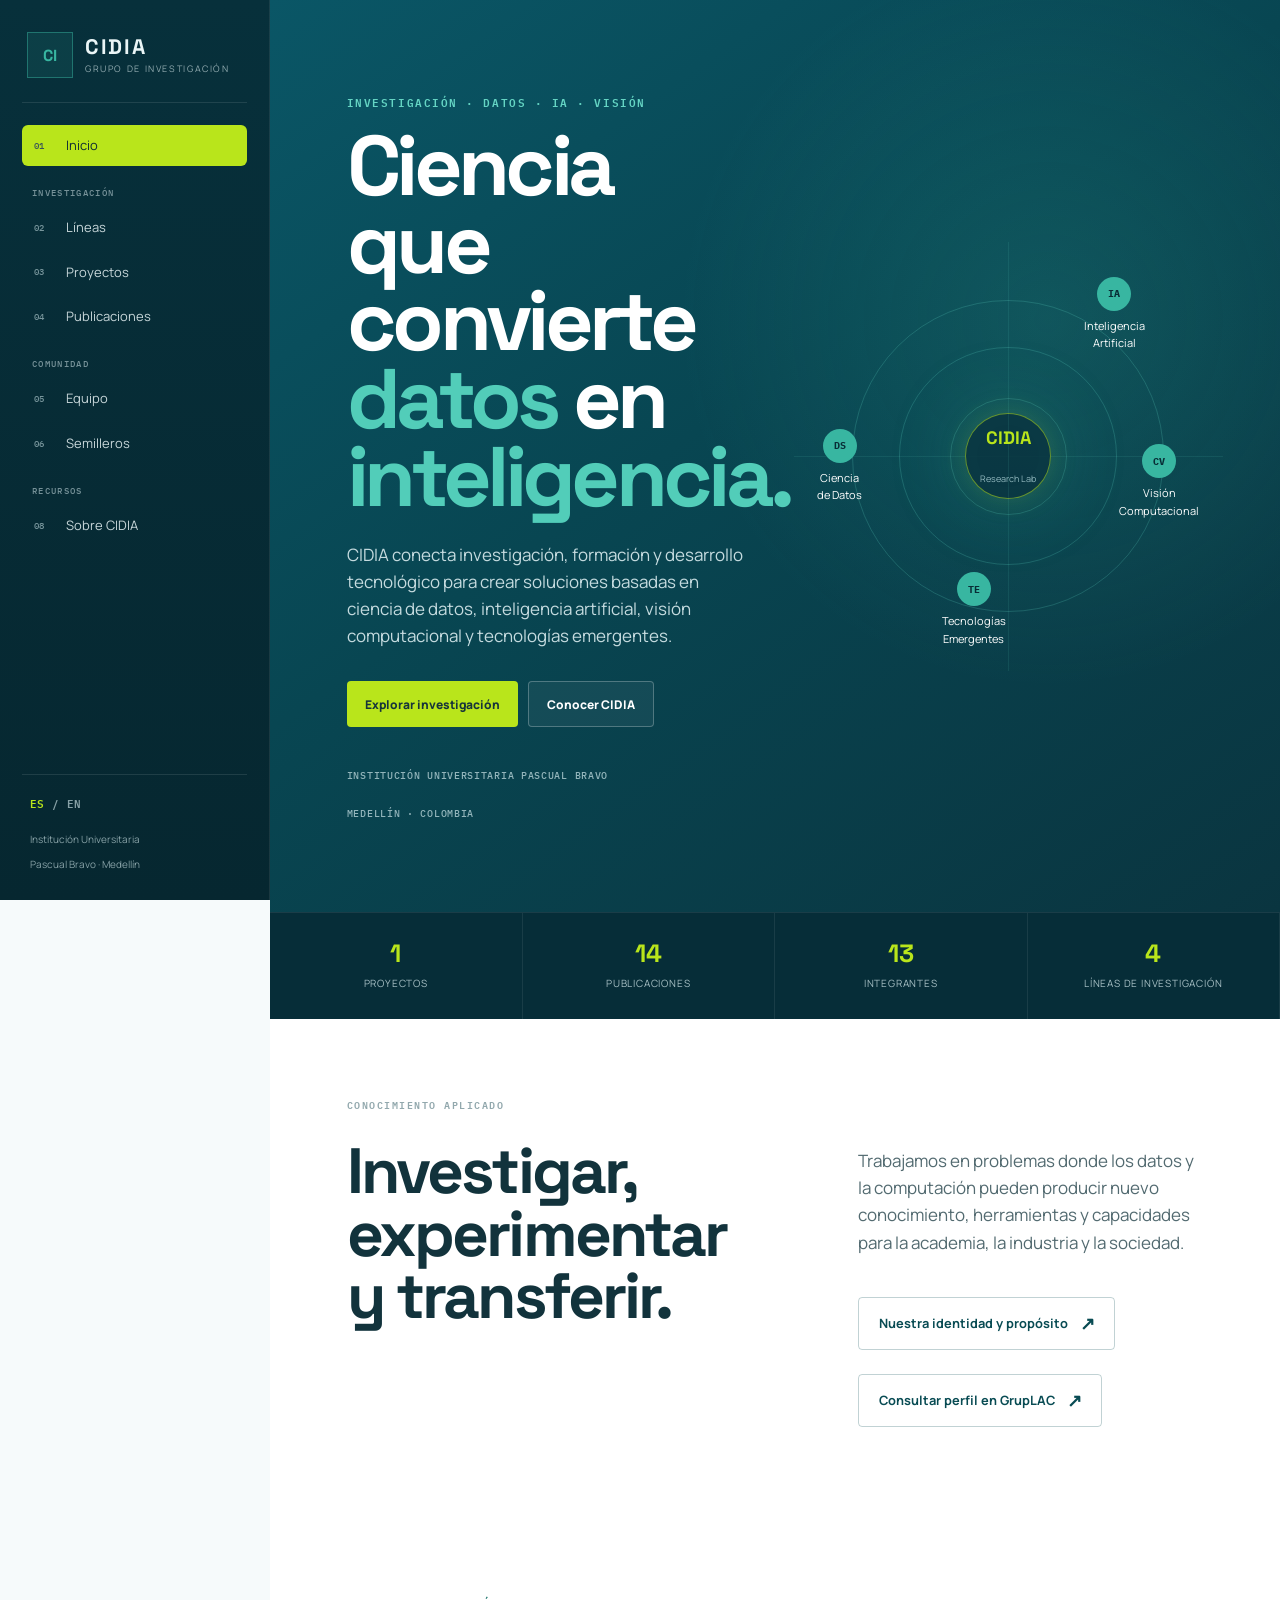
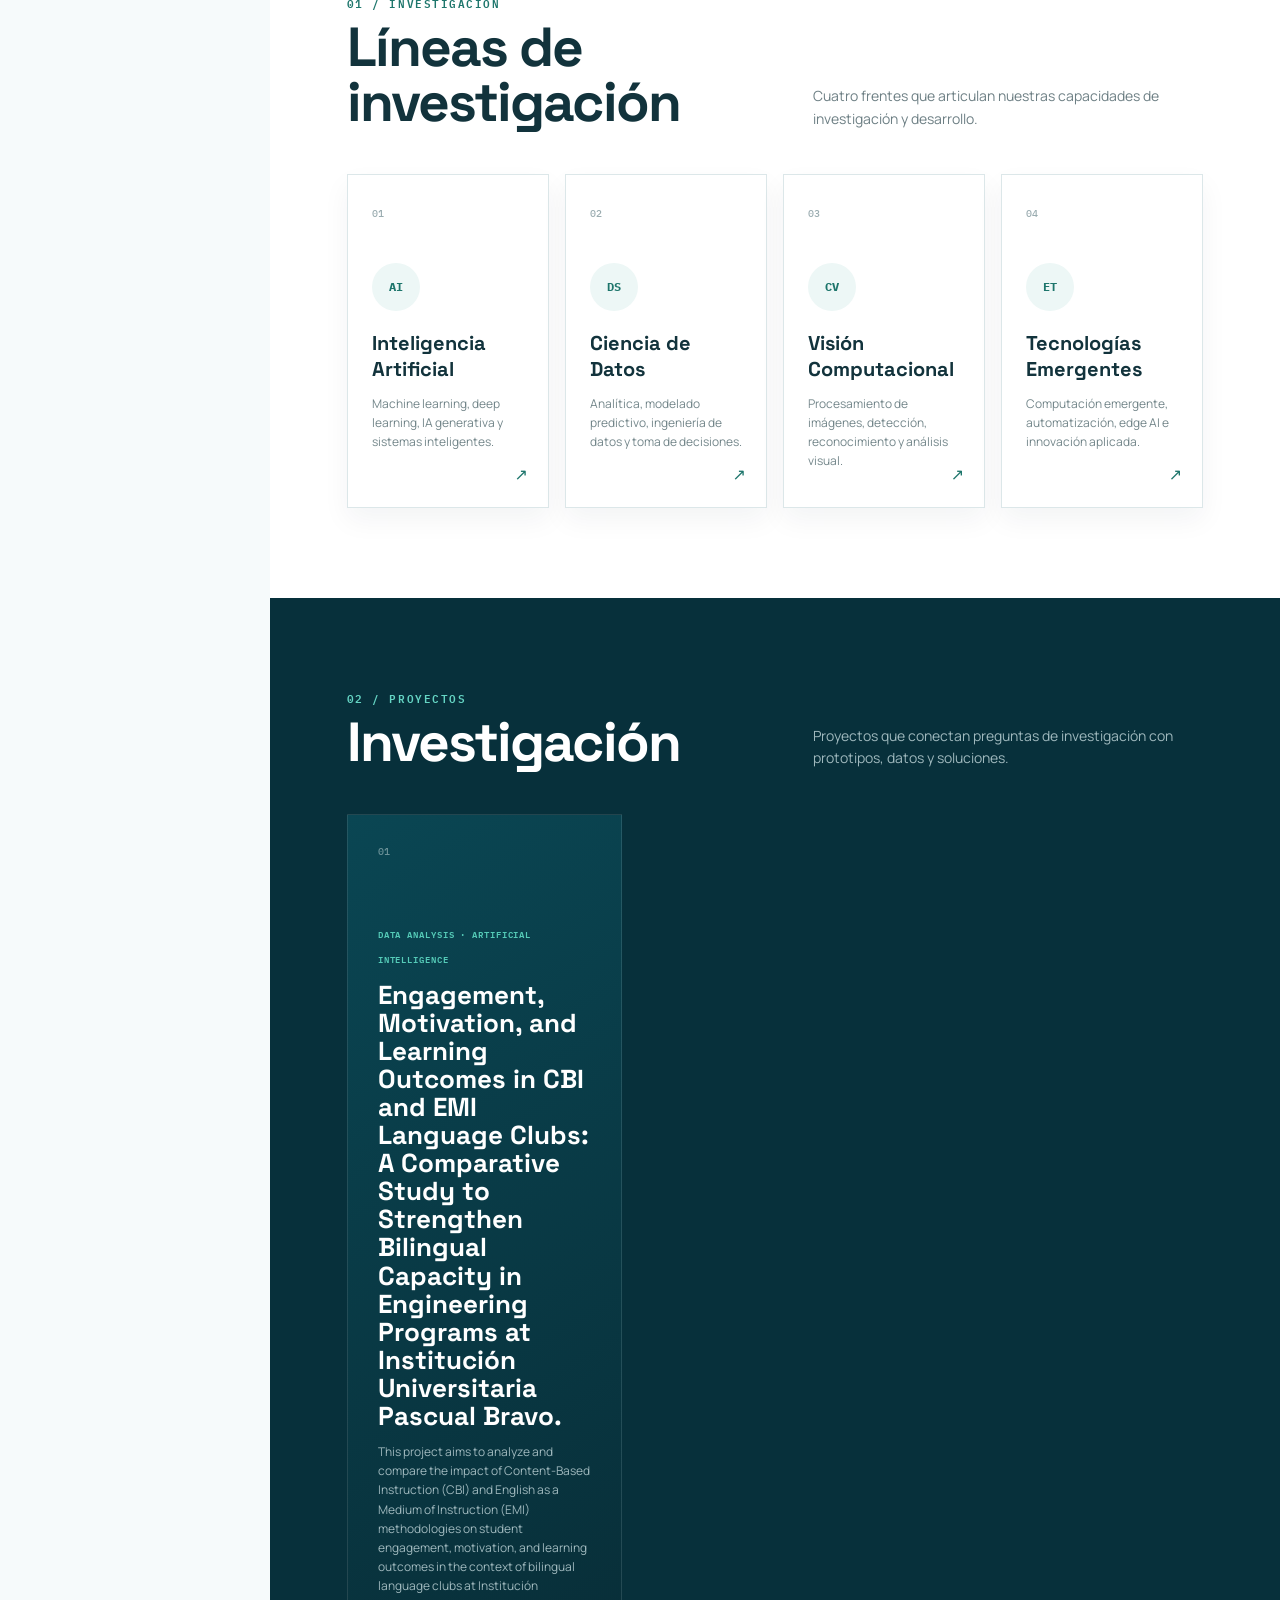
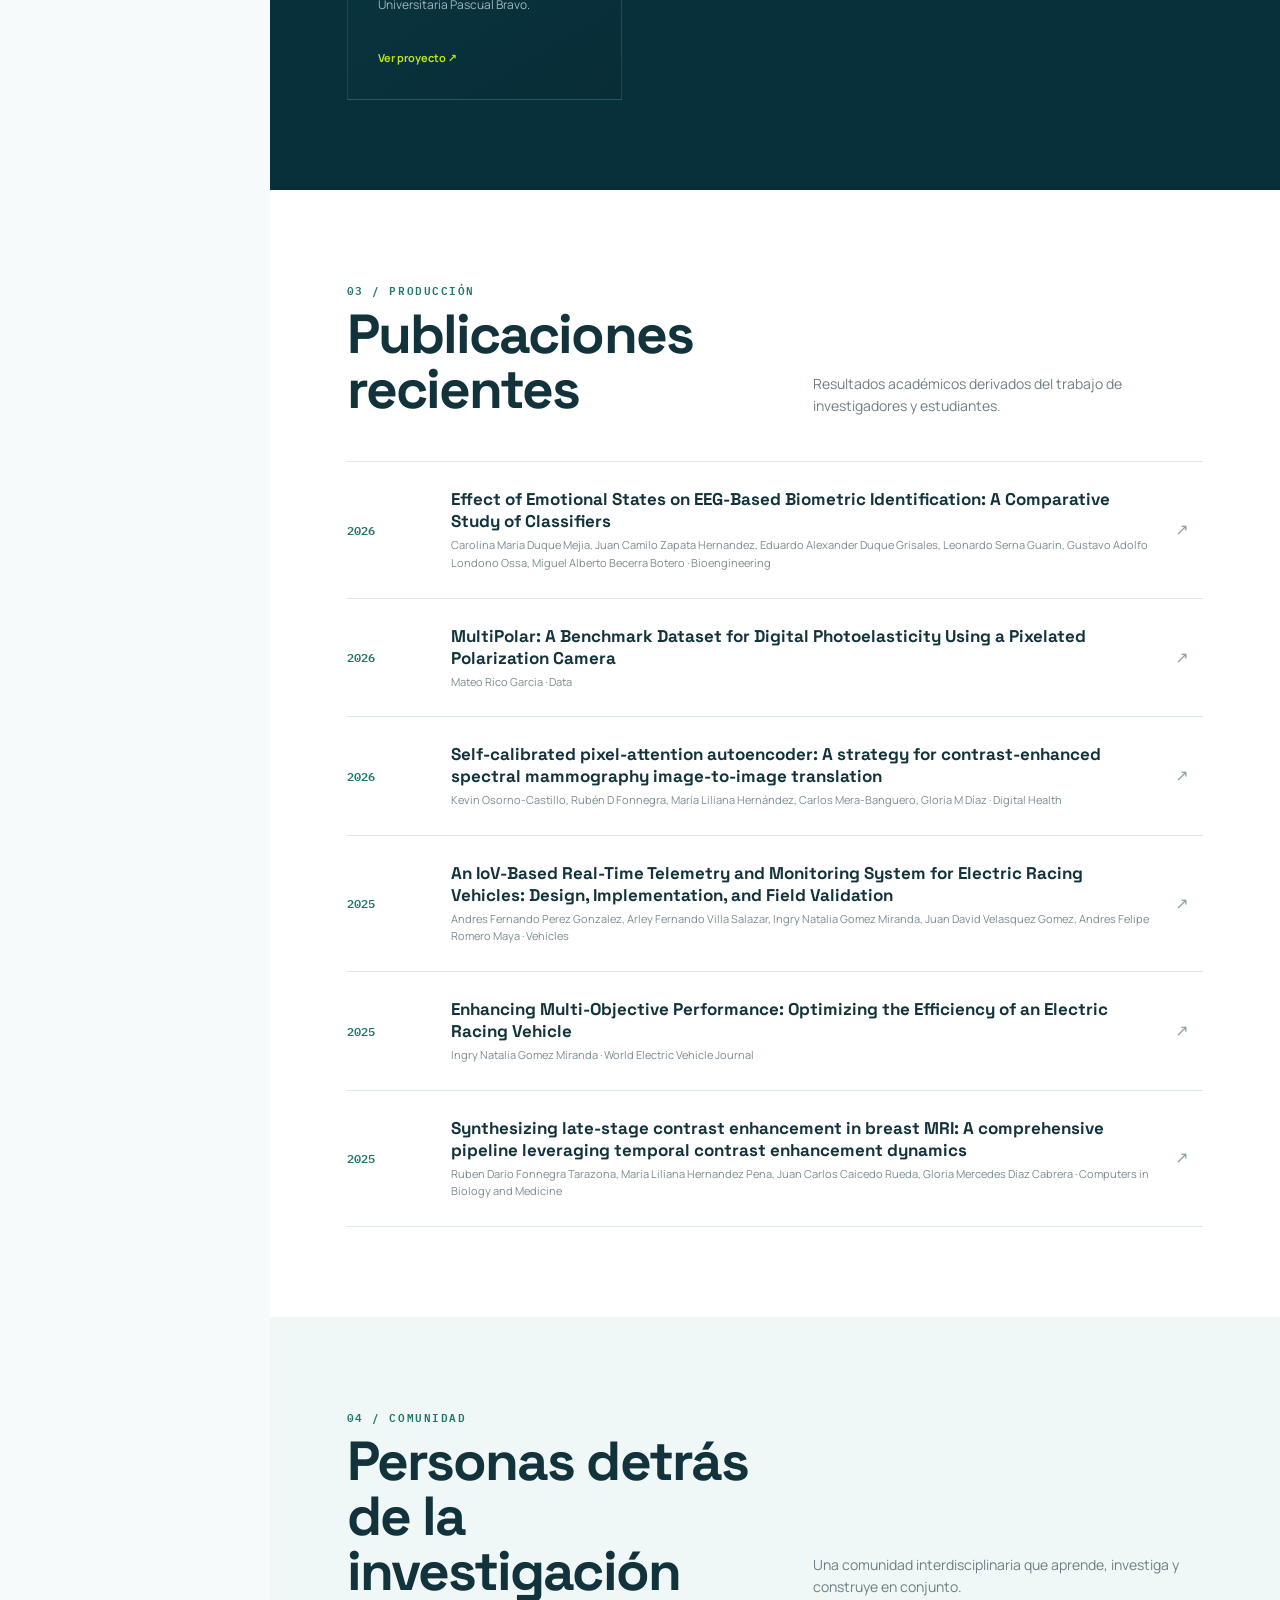
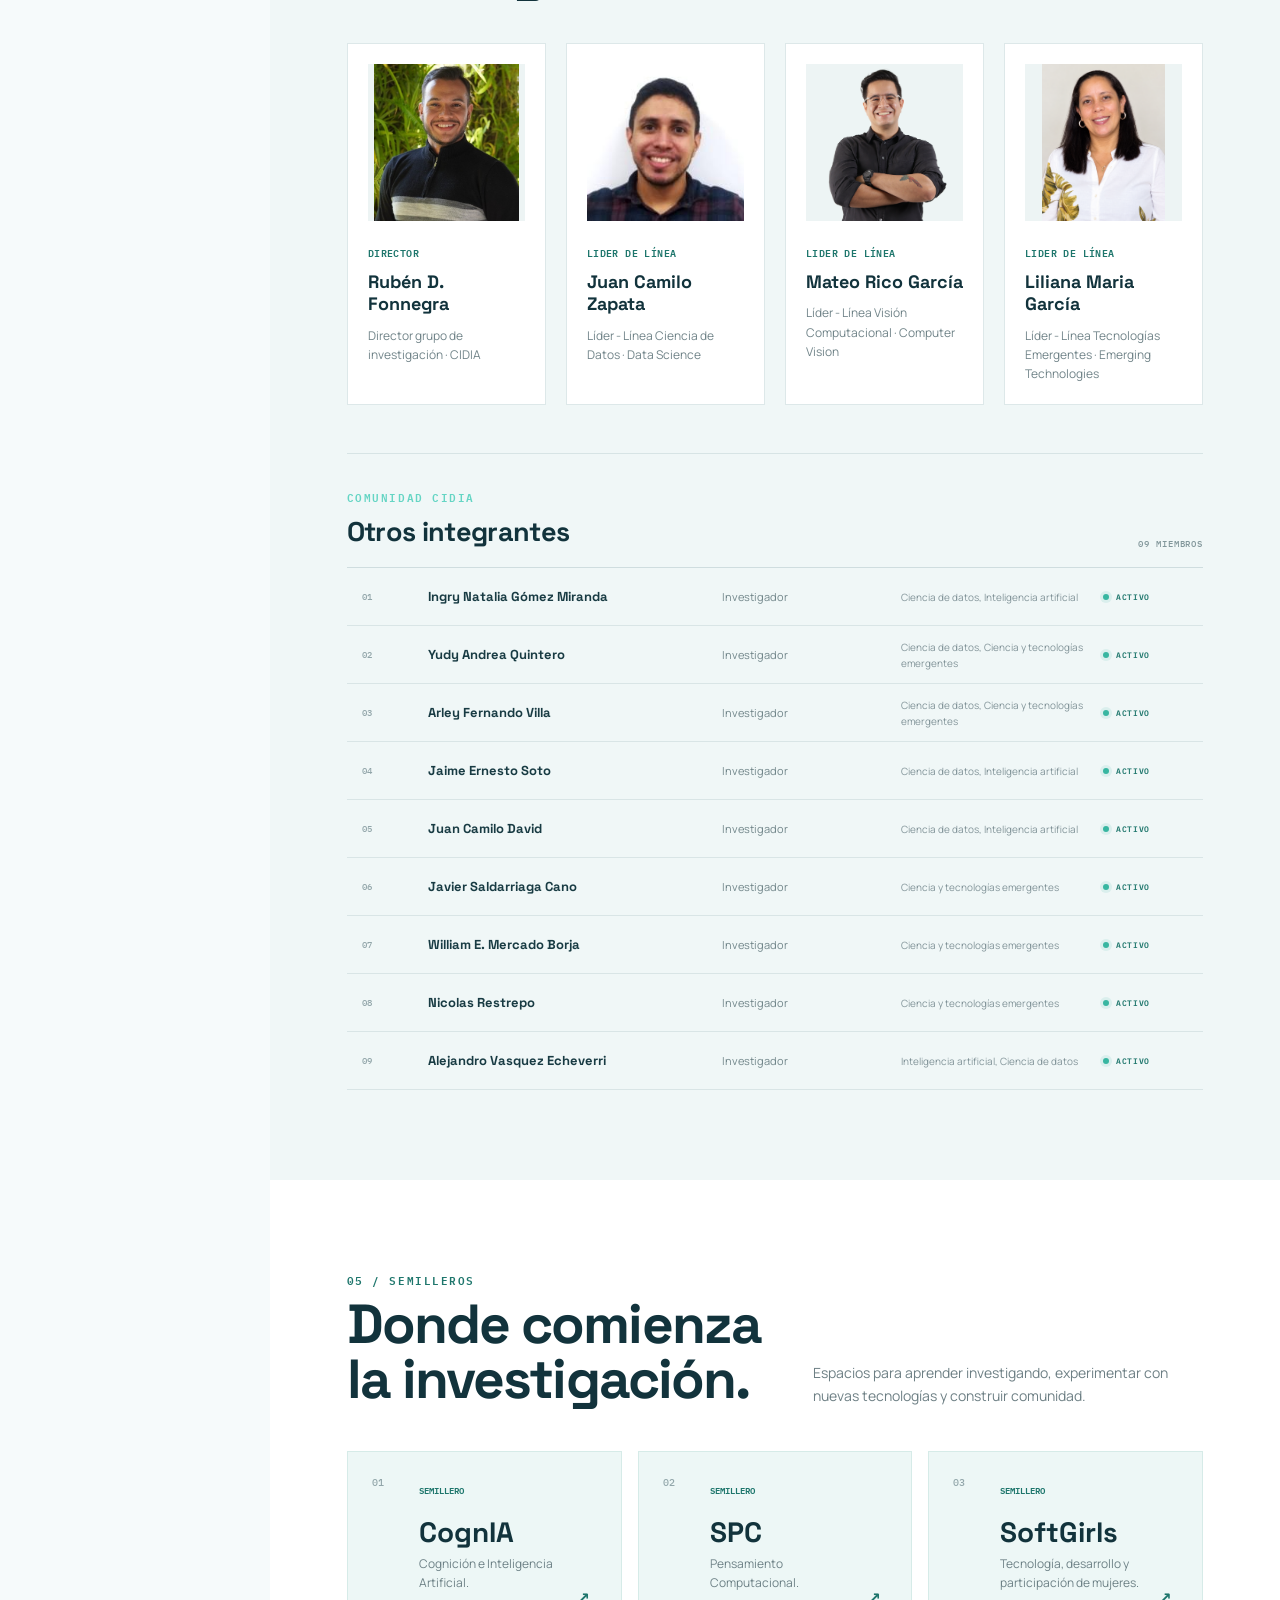
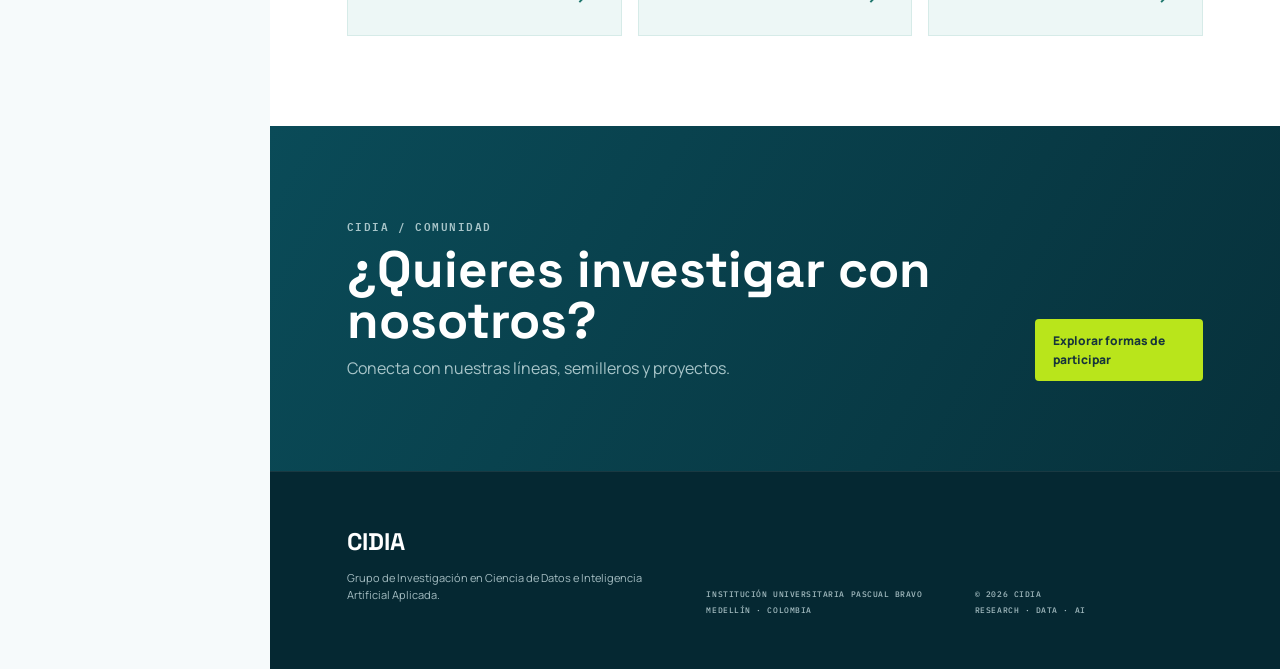
<file: index.html>
<!DOCTYPE html>
<html lang="es">

<head>
  <!-- =====================================================
       METADATA
       ===================================================== -->
  <meta charset="UTF-8">
  <meta name="viewport" content="width=device-width, initial-scale=1">
  <meta name="description" content="CIDIA — Grupo de Investigación en Ciencia de Datos e Inteligencia Artificial Aplicada.">

  <title>CIDIA | Ciencia de Datos e Inteligencia Artificial</title>

  <!-- =====================================================
       FONTS
       ===================================================== -->
  <link rel="preconnect" href="https://fonts.googleapis.com">
  <link rel="preconnect" href="https://fonts.gstatic.com" crossorigin>
  <link href="https://fonts.googleapis.com/css2?family=IBM+Plex+Mono:wght@400;500;600&family=Manrope:wght@400;500;600;700;800&family=Space+Grotesk:wght@500;600;700&display=swap" rel="stylesheet">

  <!-- Main stylesheet -->
  <link rel="stylesheet" href="assets/css/styles.css">
</head>

<body>

  <!-- =====================================================
       SIDEBAR
       ===================================================== -->
  <aside class="sidebar" id="sidebar">

    <!-- Brand -->
    <a class="brand" href="#home">
      <span class="brand-symbol">CI</span>

      <span>
        <strong>CIDIA</strong>
        <small>Grupo de Investigación</small>
      </span>
    </a>

    <!-- Navigation -->
    <nav class="side-nav" aria-label="Navegación principal">

      <a class="active" href="#home">
        <span>01</span>
        Inicio
      </a>

      <p>Investigación</p>

      <a href="#research">
        <span>02</span>
        Líneas
      </a>

      <a href="#projects">
        <span>03</span>
        Proyectos
      </a>

      <a href="#publications">
        <span>04</span>
        Publicaciones
      </a>

      <p>Comunidad</p>

      <a href="#people">
        <span>05</span>
        Equipo
      </a>

      <a href="#seedbeds">
        <span>06</span>
        Semilleros
      </a>

      <p>Recursos</p>

      <!-- <a href="page.html?content=pages/open-science">
        <span>07</span>
        Ciencia abierta
      </a> -->

      <a href="page.html?content=pages/about">
        <span>08</span>
        Sobre CIDIA
      </a>

    </nav>

    <!-- Sidebar footer -->
    <div class="sidebar-bottom">

      <div class="language">
        <a class="active" href="index.html">ES</a>
        <span>/</span>
        <a href="#" title="Versión inglesa por configurar">EN</a>
      </div>

      <small>
        Institución Universitaria<br>
        Pascual Bravo · Medellín
      </small>

    </div>

  </aside>


  <!-- =====================================================
       MOBILE HEADER
       ===================================================== -->
  <header class="mobile-header">

    <a class="mobile-brand" href="#home">CIDIA</a>

    <button
      id="menuToggle"
      aria-label="Abrir navegación"
      aria-expanded="false">
      ☰
    </button>

  </header>


  <!-- =====================================================
       MAIN SITE
       ===================================================== -->
  <main class="site-shell">


    <!-- ===================================================
         01. HERO
         =================================================== -->
    <section class="hero" id="home">

      <!-- Hero content -->
      <div class="hero-content">

        <p class="eyebrow">
          INVESTIGACIÓN · DATOS · IA · VISIÓN
        </p>

        <h1>
          Ciencia que convierte
          <span>datos</span>
          en
          <span>inteligencia.</span>
        </h1>

        <p class="hero-lead">
          CIDIA conecta investigación, formación y desarrollo tecnológico
          para crear soluciones basadas en ciencia de datos, inteligencia
          artificial, visión computacional y tecnologías emergentes.
        </p>

        <div class="hero-actions">

          <a class="button primary" href="#research">
            Explorar investigación
          </a>

          <a class="button ghost" href="page.html?content=pages/about">
            Conocer CIDIA
          </a>

        </div>

        <div class="hero-meta">
          <span>Institución Universitaria Pascual Bravo</span>
          <span>Medellín · Colombia</span>
        </div>

      </div>


      <!-- Research orbit -->
      <div
        class="research-orbit"
        aria-label="Ecosistema de investigación CIDIA">

        <div class="orbit orbit-a"></div>
        <div class="orbit orbit-b"></div>
        <div class="orbit orbit-c"></div>

        <div class="pulse"></div>

        <div class="node center">
          <strong>CIDIA</strong>
          <small>Research Lab</small>
        </div>

        <div class="node node-ai">
          <b>IA</b>
          <span>Inteligencia<br>Artificial</span>
        </div>

        <div class="node node-data">
          <b>DS</b>
          <span>Ciencia<br>de Datos</span>
        </div>

        <div class="node node-vision">
          <b>CV</b>
          <span>Visión<br>Computacional</span>
        </div>

        <div class="node node-tech">
          <b>TE</b>
          <span>Tecnologías<br>Emergentes</span>
        </div>

      </div>

    </section>


    <!-- ===================================================
         02. CIDIA EN CIFRAS
         =================================================== -->
    <section class="stats-strip" aria-label="CIDIA en cifras">

      <article>
        <strong id="statProjects">—</strong>
        <span>Proyectos</span>
      </article>

      <article>
        <strong id="statPublications">—</strong>
        <span>Publicaciones</span>
      </article>

      <article>
        <strong id="statPeople">—</strong>
        <span>Integrantes</span>
      </article>

      <article>
        <strong>4</strong>
        <span>Líneas de investigación</span>
      </article>

    </section>


    <!-- ===================================================
         03. INTRODUCCIÓN
         =================================================== -->
    <section class="light-section intro-section">

      <div class="section-kicker">
        CONOCIMIENTO APLICADO
      </div>

      <div class="intro-grid">

        <h2>
          Investigar, experimentar y transferir.
        </h2>

        <div>

          <p>
            Trabajamos en problemas donde los datos y la computación pueden
            producir nuevo conocimiento, herramientas y capacidades para la
            academia, la industria y la sociedad.
          </p>

          <a
            class="button-gruplac"
            href="page.html?content=pages/about">
            Nuestra identidad y propósito
            <span>↗</span>
          </a>

          <a href="https://scienti.minciencias.gov.co/gruplac/jsp/visualiza/visualizagr.jsp?nro=00000000024978" class="button-gruplac" target="_blank" rel="noopener noreferrer">
            Consultar perfil en GrupLAC <span aria-hidden="true">↗</span>
          </a>

        </div>

      </div>

    </section>


    <!-- ===================================================
         04. LÍNEAS DE INVESTIGACIÓN
         =================================================== -->
    <section class="light-section" id="research">

      <div class="section-heading">

        <div>
          <p class="eyebrow dark">01 / INVESTIGACIÓN</p>
          <h2>Líneas de investigación</h2>
        </div>

        <p>
          Cuatro frentes que articulan nuestras capacidades de
          investigación y desarrollo.
        </p>

      </div>


      <div class="research-cards">

        <!-- Artificial Intelligence -->
        <a
          class="research-card"
          href="page.html?content=research/artificial-intelligence">

          <span class="card-no">01</span>

          <div class="card-icon">AI</div>

          <h3>Inteligencia Artificial</h3>

          <p>
            Machine learning, deep learning, IA generativa
            y sistemas inteligentes.
          </p>

          <span class="card-arrow">↗</span>

        </a>


        <!-- Data Science -->
        <a
          class="research-card"
          href="page.html?content=research/data-science">

          <span class="card-no">02</span>

          <div class="card-icon">DS</div>

          <h3>Ciencia de Datos</h3>

          <p>
            Analítica, modelado predictivo, ingeniería de datos
            y toma de decisiones.
          </p>

          <span class="card-arrow">↗</span>

        </a>


        <!-- Computer Vision -->
        <a
          class="research-card"
          href="page.html?content=research/computer-vision">

          <span class="card-no">03</span>

          <div class="card-icon">CV</div>

          <h3>Visión Computacional</h3>

          <p>
            Procesamiento de imágenes, detección,
            reconocimiento y análisis visual.
          </p>

          <span class="card-arrow">↗</span>

        </a>


        <!-- Emerging Technologies -->
        <a
          class="research-card"
          href="page.html?content=research/emerging-technologies">

          <span class="card-no">04</span>

          <div class="card-icon">ET</div>

          <h3>Tecnologías Emergentes</h3>

          <p>
            Computación emergente, automatización,
            edge AI e innovación aplicada.
          </p>

          <span class="card-arrow">↗</span>

        </a>

      </div>

    </section>


    <!-- ===================================================
         05. PROYECTOS
         =================================================== -->
    <section class="dark-band" id="projects">

      <div class="section-heading inverse">

        <div>
          <p class="eyebrow">02 / PROYECTOS</p>
          <h2>Investigación</h2>
        </div>

        <p>
          Proyectos que conectan preguntas de investigación
          con prototipos, datos y soluciones.
        </p>

      </div>

      <!-- Generated by main.js -->
      <div class="project-grid" id="projectGrid">
        <p class="loading">Cargando proyectos…</p>
      </div>

    </section>


    <!-- ===================================================
         06. PUBLICACIONES
         =================================================== -->
    <section class="light-section" id="publications">

      <div class="section-heading">

        <div>
          <p class="eyebrow dark">03 / PRODUCCIÓN</p>
          <h2>Publicaciones recientes</h2>
        </div>

        <p>
          Resultados académicos derivados del trabajo
          de investigadores y estudiantes.
        </p>

      </div>

      <!-- Generated by main.js -->
      <div class="publication-list" id="publicationList">
        <p class="loading">Cargando publicaciones…</p>
      </div>

    </section>


    <!-- ===================================================
         07. COMUNIDAD
         =================================================== -->
    <section class="soft-section" id="people">

      <div class="section-heading">

        <div>
          <p class="eyebrow dark">04 / COMUNIDAD</p>
          <h2>Personas detrás de la investigación</h2>
        </div>

        <p>
          Una comunidad interdisciplinaria que aprende,
          investiga y construye en conjunto.
        </p>

      </div>


      <!-- Featured members
           Generated from people.json by main.js -->
      <div class="people-grid" id="peopleGrid">
        <p class="loading">Cargando equipo…</p>
      </div>


      <!-- =================================================
           ADDITIONAL MEMBERS DIRECTORY
           ================================================= -->
      <div class="community-directory">
        <div class="community-directory-header">
          <div>
            <span class="mono-label">COMUNIDAD CIDIA</span>
            <h3>Otros integrantes</h3>
          </div>
          <span class="community-count" id="communityCount">— MIEMBROS</span>
        </div>

        <div class="community-members" id="communityMembers">
          <p class="loading">Cargando integrantes…</p>
        </div>
      </div>

    </section>


    <!-- ===================================================
         08. SEMILLEROS
         =================================================== -->
    <section class="light-section seedbeds" id="seedbeds">

      <div class="section-heading">

        <div>
          <p class="eyebrow dark">05 / SEMILLEROS</p>
          <h2>Donde comienza la investigación.</h2>
        </div>

        <p>
          Espacios para aprender investigando, experimentar
          con nuevas tecnologías y construir comunidad.
        </p>

      </div>


      <div class="seedbed-grid">

        <!-- CognIA -->
        <a
          class="seedbed-card"
          href="page.html?content=seedbeds/cognia">

          <span>01</span>

          <div>
            <small>SEMILLERO</small>
            <h3>CognIA</h3>
            <p>Cognición e Inteligencia Artificial.</p>
          </div>

          <b>↗</b>

        </a>


        <!-- SPC -->
        <a
          class="seedbed-card"
          href="page.html?content=seedbeds/spc">

          <span>02</span>

          <div>
            <small>SEMILLERO</small>
            <h3>SPC</h3>
            <p>Pensamiento Computacional.</p>
          </div>

          <b>↗</b>

        </a>


        <!-- SoftGirls -->
        <a
          class="seedbed-card"
          href="page.html?content=seedbeds/softgirls">

          <span>03</span>

          <div>
            <small>SEMILLERO</small>
            <h3>SoftGirls</h3>
            <p>Tecnología, desarrollo y participación de mujeres.</p>
          </div>

          <b>↗</b>

        </a>

      </div>

    </section>


    <!-- ===================================================
         09. PARTICIPA
         =================================================== -->
    <section class="open-call">

      <div>

        <p class="eyebrow">
          CIDIA / COMUNIDAD
        </p>

        <h2>
          ¿Quieres investigar con nosotros?
        </h2>

        <p>
          Conecta con nuestras líneas, semilleros y proyectos.
        </p>

      </div>

      <a
        class="button primary"
        href="page.html?content=pages/join">
        Explorar formas de participar
      </a>

    </section>


    <!-- ===================================================
         10. FOOTER
         =================================================== -->
    <footer class="site-footer">

      <div>
        <strong>CIDIA</strong>

        <p>
          Grupo de Investigación en Ciencia de Datos
          e Inteligencia Artificial Aplicada.
        </p>
      </div>

      <div>
        <small>Institución Universitaria Pascual Bravo</small>
        <small>Medellín · Colombia</small>
      </div>

      <div>
        <small>© 2026 CIDIA</small>
        <small>Research · Data · AI</small>
      </div>

    </footer>

  </main>


  <!-- =====================================================
       JAVASCRIPT
       ===================================================== -->
  <script src="assets/js/main.js"></script>

</body>
</html>
</file>
<file: assets/css/styles.css>
/* =========================================================
   CIDIA — MAIN STYLESHEET
   =========================================================
   01. Variables
   02. Base
   03. Sidebar
   04. Mobile header
   05. Home — Hero
   06. Home — Statistics
   07. Sections
   08. Research cards
   09. Projects
   10. Publications
   11. People
   12. Seedbeds
   13. Open call
   14. Footer
   15. Internal pages / Markdown hero
   16. Markdown content
   17. Article sidebar
   18. Responsive
   ========================================================= */


/* =========================================================
   01. VARIABLES
   ========================================================= */

:root {
  --navy: #082b36;
  --navy-2: #0b3945;
  --ink: #12333c;
  --paper: #f6fafb;
  --white: #fff;
  --muted: #6e7f84;
  --line: #dce7e9;

  --teal: #38b6a1;
  --teal-dark: #1e766c;
  --lime: #b9e51b;
  --yellow: #d8c75f;
  --soft: #edf7f6;

  --sidebar: 270px;
  --max: 1180px;

  --shadow: 0 16px 45px rgba(6, 43, 54, .12);
}


/* =========================================================
   02. BASE
   ========================================================= */

* {
  box-sizing: border-box;
}

html {
  scroll-behavior: smooth;
}

body {
  margin: 0;
  background: var(--paper);
  color: var(--ink);
  font-family: "Manrope", system-ui, sans-serif;
  line-height: 1.6;
}

a {
  color: inherit;
  text-decoration: none;
}

img {
  display: block;
  max-width: 100%;
}

button {
  font: inherit;
}

.site-shell {
  margin-left: var(--sidebar);
  min-width: 0;
}


/* =========================================================
   03. SIDEBAR
   ========================================================= */

.sidebar {
  position: fixed;
  inset: 0 auto 0 0;
  width: var(--sidebar);
  z-index: 50;
  padding: 28px 22px 24px;

  display: flex;
  flex-direction: column;

  background: linear-gradient(180deg, #07303b, #062730);
  color: #eaf5f6;
  border-right: 1px solid rgba(255, 255, 255, .08);
}

/* Brand */

.brand {
  display: flex;
  align-items: center;
  gap: 12px;
  padding: 4px 5px 24px;
  border-bottom: 1px solid rgba(255, 255, 255, .1);
}

.brand-symbol {
  width: 46px;
  height: 46px;

  display: grid;
  place-items: center;

  border: 1px solid rgba(56, 182, 161, .45);
  background: rgba(56, 182, 161, .11);
  color: var(--teal);

  font: 700 16px "Space Grotesk";
}

.brand strong {
  display: block;
  font: 700 21px "Space Grotesk";
  letter-spacing: .08em;
}

.brand small {
  display: block;
  margin-top: 2px;

  color: #92abb0;
  font-size: 9px;
  text-transform: uppercase;
  letter-spacing: .18em;
}

/* Navigation */

.side-nav {
  display: flex;
  flex-direction: column;
  gap: 4px;
  padding-top: 22px;
}

.side-nav p {
  margin: 17px 10px 5px;
  color: #769198;

  font: 500 9px "IBM Plex Mono";
  letter-spacing: .15em;
  text-transform: uppercase;
}

.side-nav a {
  display: flex;
  align-items: center;
  gap: 10px;

  padding: 10px 12px;
  border-radius: 6px;

  color: #c7d6d9;
  font-size: 13px;

  transition: .2s;
}

.side-nav a span {
  width: 22px;
  color: #78969c;
  font: 500 9px "IBM Plex Mono";
}

.side-nav a:hover,
.side-nav a.active {
  background: var(--lime);
  color: #102d34;
}

.side-nav a:hover span,
.side-nav a.active span {
  color: #38545a;
}

/* Sidebar bottom */

.sidebar-bottom {
  margin-top: auto;
  padding: 18px 8px 0;

  border-top: 1px solid rgba(255, 255, 255, .1);
  color: #87a1a6;
}

.sidebar-bottom small {
  font-size: 10px;
  line-height: 1.5;
}

.language {
  display: flex;
  gap: 8px;
  margin-bottom: 13px;

  font: 600 11px "IBM Plex Mono";
}

.language a.active {
  color: var(--lime);
}


/* =========================================================
   04. MOBILE HEADER
   ========================================================= */

.mobile-header {
  display: none;
}


/* =========================================================
   05. HOME — HERO
   ========================================================= */

.hero {
  min-height: 760px;
  padding: 92px max(6vw, 50px);

  display: grid;
  grid-template-columns: minmax(0, 1.15fr) minmax(390px, .85fr);
  align-items: center;
  gap: 70px;

  overflow: hidden;
  color: white;

  background:
    radial-gradient(
      circle at 77% 35%,
      rgba(56, 182, 161, .16),
      transparent 23rem
    ),
    linear-gradient(
      145deg,
      #0a5666 0%,
      #084652 45%,
      #0a3540 100%
    );
}

/* Shared labels */

.eyebrow,
.mono-label {
  margin: 0;
  color: #65d5c4;

  font: 600 11px "IBM Plex Mono";
  letter-spacing: .14em;
  text-transform: uppercase;
}

.eyebrow.dark {
  color: var(--teal-dark);
}

/* Hero typography */

.hero h1 {
  max-width: 780px;
  margin: 17px 0 24px;

  font: 700 clamp(54px, 6.6vw, 102px)/.92 "Space Grotesk";
  letter-spacing: -.055em;
}

.hero h1 span {
  color: #52cdb9;
}

.hero-lead {
  max-width: 700px;
  color: #c5dbdf;
  font-size: 17px;
}

/* Hero buttons */

.hero-actions {
  display: flex;
  flex-wrap: wrap;
  gap: 10px;
  margin-top: 32px;
}

.button {
  min-height: 46px;
  padding: 12px 18px;

  display: inline-flex;
  align-items: center;
  justify-content: center;

  border-radius: 4px;

  font-weight: 800;
  font-size: 12px;

  transition: .2s;
}

.button:hover {
  transform: translateY(-2px);
}

.button.primary {
  background: var(--lime);
  color: #17343b;
}

.button.ghost {
  border: 1px solid rgba(255, 255, 255, .25);
  background: rgba(255, 255, 255, .05);
  color: white;
}

.hero-meta {
  display: flex;
  flex-wrap: wrap;
  gap: 25px;
  margin-top: 42px;

  color: #93b5bb;

  font: 500 10px "IBM Plex Mono";
  text-transform: uppercase;
  letter-spacing: .07em;
}


/* =========================================================
   05.1 HERO — RESEARCH ORBIT
   ========================================================= */

.research-orbit {
  position: relative;
  width: min(100%, 530px);
  aspect-ratio: 1;
  margin: auto;
}

.orbit {
  position: absolute;
  inset: 10%;

  border: 1px solid rgba(95, 214, 196, .22);
  border-radius: 50%;
}

.orbit-b {
  inset: 22%;
}

.orbit-c {
  inset: 35%;
}

.research-orbit::before,
.research-orbit::after {
  content: "";
  position: absolute;
  inset: 50% -5% auto;

  border-top: 1px solid rgba(95, 214, 196, .1);
}

.research-orbit::after {
  transform: rotate(90deg);
}

.pulse {
  position: absolute;
  inset: 42%;

  border-radius: 50%;
  box-shadow: 0 0 70px 28px rgba(58, 194, 171, .13);
}

.node {
  position: absolute;

  display: grid;
  place-items: center;

  text-align: center;
  color: white;
  font-size: 11px;
}

.node b {
  width: 34px;
  height: 34px;
  margin-bottom: 6px;

  display: grid;
  place-items: center;

  border-radius: 50%;
  background: var(--teal);
  color: #082d36;

  font: 700 10px "IBM Plex Mono";
}

.node.center {
  inset: 39%;

  border: 1px solid rgba(185, 229, 27, .52);
  border-radius: 50%;

  background: rgba(10, 53, 64, .86);
  box-shadow: 0 0 30px rgba(185, 229, 27, .13);
}

.node.center strong {
  color: var(--lime);
  font: 700 18px "Space Grotesk";
}

.node.center small {
  color: #93b9bf;
  font-size: 9px;
}

.node-ai {
  top: 4%;
  right: 15%;
}

.node-data {
  left: 1%;
  top: 43%;
}

.node-vision {
  right: 1%;
  top: 47%;
}

.node-tech {
  bottom: 1%;
  left: 33%;
}


/* =========================================================
   06. HOME — STATISTICS
   ========================================================= */

.stats-strip {
  display: grid;
  grid-template-columns: repeat(4, 1fr);

  background: #062d38;
  color: white;

  border-top: 1px solid rgba(255, 255, 255, .08);
}

.stats-strip article {
  padding: 24px 25px;
  text-align: center;

  border-right: 1px solid rgba(255, 255, 255, .08);
}

.stats-strip strong {
  display: block;
  color: var(--lime);
  font: 700 25px "Space Grotesk";
}

.stats-strip span {
  color: #a8c0c5;

  font-size: 10px;
  text-transform: uppercase;
  letter-spacing: .08em;
}


/* =========================================================
   07. GENERAL SECTIONS
   ========================================================= */

.light-section,
.soft-section,
.dark-band,
.open-call {
  padding: 90px max(6vw, 50px);
}

.light-section {
  background: #fff;
}

.soft-section {
  background: #f0f7f7;
}

.dark-band {
  background: #07303b;
  color: white;
}


/* =========================================================
   07.1 INTRO SECTION
   ========================================================= */

.intro-section {
  padding-top: 76px;
  padding-bottom: 76px;
}

.section-kicker {
  margin-bottom: 27px;

  color: #92a8ad;

  font: 600 10px "IBM Plex Mono";
  letter-spacing: .15em;
  text-transform: uppercase;
}

.intro-grid {
  max-width: var(--max);
  margin: auto;

  display: grid;
  grid-template-columns: 1.1fr .9fr;
  gap: 90px;
}

.intro-grid h2 {
  margin: 0;

  font: 700 clamp(42px, 5vw, 72px)/.98 "Space Grotesk";
  letter-spacing: -.045em;
}

.intro-grid p {
  margin-top: 7px;
  color: #526a70;
  font-size: 17px;
}

.text-link {
  display: inline-block;
  margin-top: 12px;

  color: var(--teal-dark);
  font-weight: 800;
  font-size: 12px;
}


/* =========================================================
   07.2 SECTION HEADINGS
   ========================================================= */

.section-heading {
  max-width: var(--max);
  margin: 0 auto 44px;

  display: grid;
  grid-template-columns: 1fr 390px;
  align-items: end;
  gap: 50px;
}

.section-heading h2 {
  margin: 8px 0 0;

  font: 700 clamp(36px, 4.3vw, 58px)/1 "Space Grotesk";
  letter-spacing: -.035em;
}

.section-heading > p {
  margin: 0;
  color: #6d7f84;
  font-size: 14px;
}

.section-heading.inverse > p {
  color: #9fb8bd;
}


/* =========================================================
   08. RESEARCH CARDS
   ========================================================= */

.research-cards,
.project-grid,
.people-grid,
.seedbed-grid {
  max-width: var(--max);
  margin: auto;

  display: grid;
  gap: 16px;
}

.research-cards {
  grid-template-columns: repeat(4, 1fr);
}

.research-card {
  position: relative;
  min-height: 285px;
  padding: 24px;

  background: #fff;
  border: 1px solid var(--line);

  box-shadow: 0 12px 26px rgba(8, 43, 54, .05);
  transition: .25s;
}

.research-card:hover {
  transform: translateY(-6px);
  box-shadow: var(--shadow);
}

.card-no {
  color: #9aacb0;
  font: 500 10px "IBM Plex Mono";
}

.card-icon {
  width: 48px;
  height: 48px;
  margin: 38px 0 19px;

  display: grid;
  place-items: center;

  border-radius: 50%;
  background: var(--soft);
  color: var(--teal-dark);

  font: 700 12px "IBM Plex Mono";
}

.research-card h3 {
  margin: 0;
  font: 700 20px "Space Grotesk";
}

.research-card p {
  color: #73868a;
  font-size: 12px;
}

.card-arrow {
  position: absolute;
  right: 20px;
  bottom: 19px;

  color: var(--teal-dark);
}


/* =========================================================
   09. PROJECTS
   ========================================================= */

.project-grid {
  grid-template-columns: repeat(3, 1fr);
}

.project-card {
  min-height: 330px;
  padding: 30px;

  background: linear-gradient(150deg, #0a4653, #082d37);
  border: 1px solid rgba(255, 255, 255, .11);

  transition: .2s;
}

.project-card:hover {
  transform: translateY(-4px);
  border-color: rgba(185, 229, 27, .5);
}

.project-index {
  display: block;
  margin-bottom: 62px;

  color: #6c9299;
  font: 500 10px "IBM Plex Mono";
}

.project-card small {
  color: #55cbb8;

  font: 600 9px "IBM Plex Mono";
  letter-spacing: .1em;
}

.project-card h3 {
  margin: 10px 0;
  font: 700 26px/1.08 "Space Grotesk";
}

.project-card p {
  color: #9fb8bd;
  font-size: 12px;
}

.project-card b {
  display: inline-block;
  margin-top: 22px;

  color: var(--lime);
  font-size: 11px;
}


/* =========================================================
   10. PUBLICATIONS
   ========================================================= */

.publication-list {
  max-width: var(--max);
  margin: auto;

  border-top: 1px solid var(--line);
}

.publication-row {
  padding: 26px 0;

  display: grid;
  grid-template-columns: 80px 1fr 28px;
  gap: 24px;
  align-items: center;

  border-bottom: 1px solid var(--line);
}

.publication-row > strong {
  color: var(--teal-dark);
  font: 600 12px "IBM Plex Mono";
}

.publication-row h3 {
  margin: 0 0 4px;
  font: 700 17px "Space Grotesk";
}

.publication-row p {
  margin: 0;
  color: #7a8c90;
  font-size: 11px;
}

.publication-row > span {
  color: #8ea1a6;
}


/* =========================================================
   11. PEOPLE
   ========================================================= */

/* ---------------------------------------------------------
   11.1 PEOPLE GRID
   --------------------------------------------------------- */

.people-grid {
  display: grid;
  grid-template-columns: repeat(4, minmax(0, 1fr));
  gap: 20px;
  align-items: stretch;
}


/* ---------------------------------------------------------
   11.2 PERSON CARD
   --------------------------------------------------------- */

.person-card {
  display: flex;
  flex-direction: column;

  padding: 20px;

  background: #ffffff;
  border: 1px solid #dde8e9;

  transition:
    transform 0.25s ease,
    box-shadow 0.25s ease,
    border-color 0.25s ease;
}

.person-card:hover {
  transform: translateY(-4px);
  border-color: var(--teal);
  box-shadow: 0 12px 30px rgba(8, 43, 54, 0.08);
}


/* ---------------------------------------------------------
   11.3 PROFILE IMAGE
   --------------------------------------------------------- */

.person-image {
  width: 100%;
  aspect-ratio: 1 / 1;

  display: flex;
  align-items: center;
  justify-content: center;

  margin-bottom: 22px;

  overflow: hidden;
  background: #edf4f4;
}

.person-image img {
  display: block;

  width: 100%;
  height: 100%;

  /* Display the complete image without cropping */
  object-fit: contain;
  object-position: center;
}

/* Placeholder when no image is available */

.person-image span {
  width: 100%;
  height: 100%;

  display: grid;
  place-items: center;

  color: #6c9696;
  font: 700 50px "Space Grotesk";
}


/* ---------------------------------------------------------
   11.4 PERSON INFORMATION
   --------------------------------------------------------- */

.person-card small {
  display: block;

  margin-bottom: 10px;

  color: var(--teal-dark);
  font: 600 10px "IBM Plex Mono";

  letter-spacing: 0.04em;
  text-transform: uppercase;
}

.person-card h3 {
  margin: 0 0 10px;

  color: var(--ink);
  font: 700 18px/1.25 "Space Grotesk";
}

.person-card p {
  margin: 0;

  color: #718489;
  font-size: 12px;
  line-height: 1.6;
}


/* ---------------------------------------------------------
   11.5 RESPONSIVE
   --------------------------------------------------------- */

/* Medium screens */

@media (max-width: 1200px) {
  .people-grid {
    grid-template-columns: repeat(2, minmax(0, 1fr));
  }
}

/* Mobile screens */

@media (max-width: 620px) {
  .people-grid {
    grid-template-columns: 1fr;
    gap: 16px;
  }

  .person-card {
    padding: 16px;
  }

  .person-image {
    aspect-ratio: 4 / 3;
    margin-bottom: 18px;
  }

  .person-card h3 {
    font-size: 17px;
  }
}
   


/* =========================================================
   11.1 COMMUNITY DIRECTORY
   Additional CIDIA members
   ========================================================= */

.community-directory {
  max-width: var(--max);
  margin: 48px auto 0;
  padding-top: 30px;
  border-top: 1px solid #d7e4e5;
}

.community-directory-header {
  display: flex;
  align-items: end;
  justify-content: space-between;
  gap: 30px;
  margin-bottom: 18px;
}

.community-directory-header h3 {
  margin: 5px 0 0;
  color: var(--ink);
  font: 700 27px "Space Grotesk";
  letter-spacing: -.025em;
}

.community-count {
  color: #81969a;
  font: 500 9px "IBM Plex Mono";
  letter-spacing: .1em;
}

.community-members {
  border-top: 1px solid #cfdddf;
}

.community-member {
  display: grid;
  grid-template-columns: 48px minmax(190px, 1.2fr) minmax(130px, .7fr) minmax(150px, .8fr) 85px;
  align-items: center;
  gap: 18px;
  min-height: 58px;
  padding: 0 15px;
  border-bottom: 1px solid #d9e5e6;
  transition: background .18s, padding .18s;
}

.member-area {
  color: #829499;
  font-size: 10px;
}

.community-member:hover {
  padding-left: 20px;
  background: rgba(56, 182, 161, .055);
}

.member-number {
  color: #91a5a9;
  font: 500 9px "IBM Plex Mono";
}

.community-member strong {
  color: #183b43;
  font: 700 13px "Space Grotesk";
}

.member-role {
  color: #71868a;
  font-size: 11px;
}

.member-status {
  display: flex;
  align-items: center;
  gap: 7px;
  color: var(--teal-dark);
  font: 600 8px "IBM Plex Mono";
  letter-spacing: .08em;
  text-transform: uppercase;
}

.member-status i {
  width: 6px;
  height: 6px;
  flex: 0 0 6px;
  border-radius: 50%;
  background: var(--teal);
  box-shadow: 0 0 0 3px rgba(56, 182, 161, .12);
}

@media (max-width: 620px) {
  .community-directory {
    margin-top: 38px;
  }

  .community-directory-header {
    align-items: flex-start;
    flex-direction: column;
    gap: 5px;
  }

  .community-member {
    grid-template-columns: 30px 1fr;
    gap: 3px 10px;
    padding: 13px 8px;
  }

  .community-member:hover {
    padding-left: 8px;
  }

  .member-number {
    grid-row: 1 / 3;
    align-self: start;
    padding-top: 3px;
  }

  .member-role {
    grid-column: 2;
  }

  .member-status {
    grid-column: 2;
    margin-top: 5px;
  }
}

/* =========================================================
   12. SEEDBEDS / SEMILLEROS
   ========================================================= */

.seedbed-grid {
  grid-template-columns: repeat(3, 1fr);
}

.seedbed-card {
  min-height: 185px;
  padding: 24px;

  display: grid;
  grid-template-columns: 35px 1fr 20px;
  gap: 12px;

  background: var(--soft);
  border: 1px solid #d6ebe8;
}

.seedbed-card > span {
  color: #92a6aa;
  font: 500 10px "IBM Plex Mono";
}

.seedbed-card small {
  color: var(--teal-dark);
  font: 600 9px "IBM Plex Mono";
}

.seedbed-card h3 {
  margin: 12px 0 4px;
  font: 700 28px "Space Grotesk";
}

.seedbed-card p {
  margin: 0;
  color: #6d8186;
  font-size: 12px;
}

.seedbed-card > b {
  align-self: end;
  color: var(--teal-dark);
}


/* =========================================================
   13. OPEN CALL
   ========================================================= */

.open-call {
  display: flex;
  justify-content: space-between;
  align-items: end;
  gap: 40px;

  background: linear-gradient(120deg, #0a4b58, #07313b);
  color: white;
}

.open-call h2 {
  margin: 9px 0;
  font: 700 clamp(38px, 4vw, 60px)/1 "Space Grotesk";
}

.open-call p {
  margin: 0;
  color: #a8c5c9;
}


/* =========================================================
   14. FOOTER
   ========================================================= */

.site-footer {
  padding: 54px max(6vw, 50px);

  display: grid;
  grid-template-columns: 1.4fr 1fr 1fr;
  gap: 40px;

  background: #052832;
  color: #a5bdc2;

  border-top: 1px solid rgba(255, 255, 255, .08);
}

.site-footer strong {
  color: white;
  font: 700 24px "Space Grotesk";
}

.site-footer p {
  max-width: 420px;
  font-size: 11px;
}

.site-footer > div:not(:first-child) {
  display: flex;
  flex-direction: column;
  justify-content: end;
  gap: 6px;

  font: 500 9px "IBM Plex Mono";
  text-transform: uppercase;
  letter-spacing: .06em;
}


/* =========================================================
   15. INTERNAL PAGES / MARKDOWN HERO
   ========================================================= */

.internal-shell {
  min-height: 100vh;
  background: #fff;
}

.content-hero {
  min-height: 390px;
  padding: 75px max(8vw, 70px) 65px;

  color: white;

  background:
    radial-gradient(
      circle at 78% 40%,
      rgba(56, 182, 161, .17),
      transparent 20rem
    ),
    linear-gradient(
      145deg,
      #0a5666,
      #07313b
    );
}

/* Back link */

.back-link {
  display: inline-block;
  margin-bottom: 70px;

  color: #9fc3c8;

  font: 600 10px "IBM Plex Mono";
  text-transform: uppercase;
  letter-spacing: .08em;
}

/* Internal page title */

.content-hero h1 {
  max-width: 900px;
  margin: 11px 0 15px;

  font: 700 clamp(46px, 6vw, 82px)/.95 "Space Grotesk";
  letter-spacing: -.045em;
}


/* =========================================================
   15.1 INTERNAL PAGE — SUBTITLE
   =========================================================
   Markdown:
   subtitle: CognIA

   This appears directly below the main title.
   ========================================================= */

.content-subtitle {
  max-width: 760px;
  margin: 18px 0 8px;

  color: #d9eeee;

  font: 600 clamp(18px, 1.8vw, 24px)/1.3 "Space Grotesk";
  letter-spacing: -.01em;
}


/* =========================================================
   15.2 INTERNAL PAGE — SUMMARY
   =========================================================
   Markdown:
   summary: Brief description...
   ========================================================= */

.content-summary {
  max-width: 760px;
  margin: 10px 0 0;

  color: #bed5d9;

  font-size: 16px;
  line-height: 1.65;
}


/* =========================================================
   15.3 INTERNAL PAGE — TAGS
   ========================================================= */

.hero-tags {
  display: flex;
  flex-wrap: wrap;
  gap: 8px;
  margin-top: 24px;
}

.hero-tags span {
  padding: 6px 9px;

  border: 1px solid rgba(255, 255, 255, .18);

  font: 500 9px "IBM Plex Mono";
  text-transform: uppercase;
}


/* =========================================================
   16. MARKDOWN CONTENT
   ========================================================= */

.article-wrap {
  max-width: var(--max);
  margin: auto;
  padding: 70px 45px 100px;

  display: grid;
  grid-template-columns: minmax(0, 1fr) 230px;
  gap: 80px;
}

.markdown-body {
  min-width: 0;
  color: #334e55;
}

/* Hide Markdown H1 because title is already in hero */

.markdown-body h1 {
  display: none;
}

/* Headings */

.markdown-body h2 {
  margin: 54px 0 16px;

  color: #12343d;

  font: 700 34px "Space Grotesk";
  letter-spacing: -.025em;
}

.markdown-body h3 {
  margin: 33px 0 10px;

  color: #173b43;
  font: 700 22px "Space Grotesk";
}

/* Paragraphs and lists */

.markdown-body p,
.markdown-body li {
  color: #536a70;
  font-size: 15px;
}

.markdown-body a {
  color: var(--teal-dark);
  font-weight: 700;
}

/* Quotes */

.markdown-body blockquote {
  margin: 32px 0;
  padding: 20px 24px;

  border-left: 3px solid var(--teal);
  background: var(--soft);
}

/* Inline code */

.markdown-body code {
  padding: 2px 5px;

  border-radius: 3px;
  background: #eef4f4;

  font-family: "IBM Plex Mono";
}

/* Code blocks */

.markdown-body pre {
  overflow: auto;
  padding: 20px;

  background: #082e38;
  color: #d7eeee;
}

.markdown-body pre code {
  padding: 0;
  background: none;
  color: inherit;
}

/* Tables */

.markdown-body table {
  width: 100%;
  border-collapse: collapse;
  font-size: 12px;
}

.markdown-body th,
.markdown-body td {
  padding: 11px;

  border: 1px solid var(--line);
  text-align: left;
}

.markdown-body th {
  background: #f1f7f7;
}


/* =========================================================
   17. ARTICLE SIDEBAR
   ========================================================= */

.article-aside {
  position: sticky;
  top: 30px;
  align-self: start;

  padding: 20px;

  border-top: 2px solid var(--teal);
  background: #f3f8f8;

  color: #73868a;
  font-size: 11px;
}

.article-aside a {
  display: inline-block;
  margin-top: 12px;

  color: var(--teal-dark);
  font-weight: 800;
}

.loading {
  color: #879a9e;
  font-size: 12px;
}

/* =========================================================
   SEEDBED PAGE — CONTACT, LEADER & MEMBERS
   ========================================================= */

.seedbed-contact {
  margin-top: 80px;
  padding-top: 55px;
  border-top: 1px solid var(--line);
}

/* Contact introduction */

.seedbed-contact-header {
  max-width: 760px;
  margin-bottom: 42px;
}

.seedbed-contact-label,
.seedbed-role {
  display: block;
  margin: 0 0 10px;
  color: var(--teal-dark);
  font: 600 9px "IBM Plex Mono";
  letter-spacing: .14em;
  text-transform: uppercase;
}

.seedbed-contact-header h2 {
  margin: 0 0 14px !important;
  color: var(--ink);
  font: 700 clamp(32px, 4vw, 46px)/1.05 "Space Grotesk" !important;
  letter-spacing: -.035em;
}

.seedbed-contact-header p {
  max-width: 680px;
  margin: 0;
  color: #657a7f;
  font-size: 14px;
}


/* =========================================================
   SEEDBED — LEADER CARD
   ========================================================= */

/* ---------------------------------------------------------
   1. Leader container
   --------------------------------------------------------- */

.seedbed-leader {
  position: relative;

  display: grid;
  grid-template-columns: 180px minmax(0, 1fr);
  align-items: center;
  gap: 35px;

  margin: 35px 0 55px;
  padding: 30px;

  overflow: hidden;

  background: linear-gradient(
    120deg,
    #082f39 0%,
    #0a4653 100%
  );

  color: white;
}


/* ---------------------------------------------------------
   2. Decorative circles
   --------------------------------------------------------- */

.seedbed-leader::after {
  content: "";

  position: absolute;
  width: 230px;
  height: 230px;

  right: -90px;
  top: -100px;

  border: 1px solid rgba(56, 182, 161, 0.18);
  border-radius: 50%;

  box-shadow:
    0 0 0 35px rgba(56, 182, 161, 0.035),
    0 0 0 70px rgba(56, 182, 161, 0.025);

  pointer-events: none;
}


/* ---------------------------------------------------------
   3. Leader photograph
   --------------------------------------------------------- */

.seedbed-leader-photo {
  position: relative;
  z-index: 1;

  width: 100%;
  aspect-ratio: 3 / 4;

  display: flex;
  align-items: center;
  justify-content: center;

  overflow: hidden;

  background: rgba(255, 255, 255, 0.06);
}

.seedbed-leader-photo img {
  display: block;

  width: 100%;
  height: 100%;

  /* Show the complete photograph */
  object-fit: contain;
  object-position: center;
}


/* ---------------------------------------------------------
   4. Leader information
   --------------------------------------------------------- */

.seedbed-leader-info {
  position: relative;
  z-index: 1;
  min-width: 0;
}

.seedbed-leader-info .seedbed-role {
  color: #5bd1be;
}

.seedbed-leader-info h3 {
  margin: 4px 0 10px !important;

  color: white !important;

  font: 700 28px/1.2 "Space Grotesk" !important;
}

.seedbed-leader-info > p {
  margin: 0 0 20px;

  color: #a9c2c7;
  font-size: 12px;
  line-height: 1.6;
}


/* ---------------------------------------------------------
   5. Responsive — tablets
   --------------------------------------------------------- */

@media (max-width: 768px) {

  .seedbed-leader {
    grid-template-columns: 150px minmax(0, 1fr);
    gap: 24px;
    padding: 25px;
  }

  .seedbed-leader-info h3 {
    font-size: 24px !important;
  }

}


/* ---------------------------------------------------------
   6. Responsive — mobile
   --------------------------------------------------------- */

@media (max-width: 520px) {

  .seedbed-leader {
    grid-template-columns: 1fr;
    gap: 22px;
    padding: 24px;
  }

  .seedbed-leader-photo {
    width: min(100%, 220px);
    margin: 0 auto;
  }

  .seedbed-leader-info {
    text-align: center;
  }

  .seedbed-leader-info h3 {
    font-size: 24px !important;
  }

}



/* Email button */

.seedbed-email-button {
  padding: 10px 15px;
  border: 0;
  border-radius: 3px;
  background: var(--lime);
  color: #17343b;
  cursor: pointer;
  font: 700 10px "IBM Plex Mono";
  text-transform: uppercase;
  letter-spacing: .05em;
  transition: transform .2s, background .2s;
}

.seedbed-email-button:hover {
  transform: translateY(-2px);
  background: #c9ef39;
}

.seedbed-email {
  display: flex;
  flex-direction: column;
  gap: 2px;
}

.seedbed-email[hidden] {
  display: none;
}

.seedbed-email span {
  color: #82a5ab;
  font: 500 8px "IBM Plex Mono";
  letter-spacing: .1em;
  text-transform: uppercase;
}

.seedbed-email a {
  color: var(--lime) !important;
  font: 600 12px "IBM Plex Mono";
}


/* Members */

.seedbed-members {
  margin-top: 20px;
}

.seedbed-members-heading {
  display: flex;
  justify-content: space-between;
  align-items: end;
  gap: 25px;
  margin-bottom: 18px;
}

.seedbed-members-heading h3 {
  margin: 4px 0 0 !important;
  color: var(--ink) !important;
  font: 700 27px "Space Grotesk" !important;
}

.seedbed-member-count {
  color: #83979b;
  font: 500 9px "IBM Plex Mono";
  text-transform: uppercase;
  letter-spacing: .08em;
}


/* Members table */

.seedbed-table-wrap {
  width: 100%;
  overflow-x: auto;
  border: 1px solid var(--line);
}

.markdown-body .seedbed-members-table {
  width: 100%;
  margin: 0;
  border: 0;
  border-collapse: collapse;
}

.markdown-body .seedbed-members-table th {
  padding: 12px 16px;
  border: 0;
  border-bottom: 1px solid var(--line);
  background: #f0f7f7;
  color: var(--teal-dark);
  font: 600 9px "IBM Plex Mono";
  letter-spacing: .08em;
  text-transform: uppercase;
}

.markdown-body .seedbed-members-table td {
  padding: 15px 16px;
  border: 0;
  border-bottom: 1px solid #e7eeee;
  color: #526b70;
  font-size: 12px;
}

.markdown-body .seedbed-members-table tbody tr:last-child td {
  border-bottom: 0;
}

.markdown-body .seedbed-members-table tbody tr {
  transition: background .15s;
}

.markdown-body .seedbed-members-table tbody tr:hover {
  background: #f7fbfb;
}

.button-gruplac {
  display: inline-flex;
  align-items: center;
  gap: .75rem;
  margin-top: 1.5rem;
  padding: .85rem 1.2rem;
  border: 1px solid rgba(8, 75, 83, .25);
  border-radius: 4px;
  color: #084b53;
  background: transparent;
  font: 700 .8rem "Manrope", sans-serif;
  text-decoration: none;
  transition: background .2s ease, border-color .2s ease, transform .2s ease;
}

.button-gruplac:hover {
  background: rgba(8, 75, 83, .06);
  border-color: #084b53;
  transform: translateY(-2px);
}

.button-gruplac span { font-size: 1.1rem; }


/* =========================================================
   18. RESPONSIVE — MEDIUM DESKTOP
   ========================================================= */

@media (max-width: 1120px) {

  .hero {
    grid-template-columns: 1fr .8fr;
    gap: 30px;
  }

  .research-cards {
    grid-template-columns: repeat(2, 1fr);
  }

  .people-grid {
    grid-template-columns: repeat(3, 1fr);
  }

  .project-grid {
    grid-template-columns: repeat(2, 1fr);
  }
}


/* =========================================================
   19. RESPONSIVE — TABLET
   ========================================================= */

@media (max-width: 900px) {

  :root {
    --sidebar: 0px;
  }

  /* Sidebar */

  .sidebar {
    width: 285px;
    transform: translateX(-100%);
    transition: .25s;
  }

  .sidebar.open {
    transform: translateX(0);
    box-shadow: 20px 0 60px rgba(0, 0, 0, .25);
  }

  .site-shell {
    margin-left: 0;
  }

  /* Mobile navigation */

  .mobile-header {
    position: sticky;
    top: 0;
    z-index: 45;

    height: 62px;
    padding: 0 20px;

    display: flex;
    align-items: center;
    justify-content: space-between;

    background: #072d37;
    color: white;

    border-bottom: 1px solid rgba(255, 255, 255, .1);
  }

  .mobile-brand {
    font: 700 20px "Space Grotesk";
    letter-spacing: .08em;
  }

  .mobile-header button {
    border: 0;
    background: none;
    color: white;
    font-size: 23px;
  }

  /* Home hero */

  .hero {
    min-height: auto;
    padding: 70px 28px;

    grid-template-columns: 1fr;
  }

  .research-orbit {
    width: min(100%, 460px);
  }

  /* Statistics */

  .stats-strip {
    grid-template-columns: repeat(2, 1fr);
  }

  /* General grids */

  .intro-grid,
  .section-heading,
  .article-wrap {
    grid-template-columns: 1fr;
    gap: 32px;
  }

  .section-heading > p {
    max-width: 650px;
  }

  .people-grid {
    grid-template-columns: repeat(2, 1fr);
  }

  .seedbed-grid {
    grid-template-columns: 1fr;
  }

  /* Internal pages */

  .article-aside {
    position: static;
  }

  .content-hero {
    padding: 60px 30px;
  }

  .back-link {
    margin-bottom: 45px;
  }

  .content-subtitle {
    font-size: 20px;
  }
}


/* =========================================================
   20. RESPONSIVE — MOBILE
   ========================================================= */

@media (max-width: 620px) {

  /* Hero */

  .hero {
    padding: 58px 22px;
  }

  .hero h1 {
    font-size: 54px;
  }

  .research-orbit {
    width: 360px;
    max-width: 100%;
  }

  .node span {
    display: none;
  }

  /* Statistics */

  .stats-strip article {
    padding: 20px 10px;
  }

  /* Sections */

  .light-section,
  .soft-section,
  .dark-band,
  .open-call {
    padding: 65px 22px;
  }

  .research-cards,
  .project-grid,
  .people-grid {
    grid-template-columns: 1fr;
  }

  .intro-grid {
    gap: 25px;
  }

  .intro-grid h2 {
    font-size: 44px;
  }

  /* Open call */

  .open-call {
    align-items: flex-start;
    flex-direction: column;
  }

  /* Footer */

  .site-footer {
    grid-template-columns: 1fr;
    padding: 45px 22px;
  }

  /* Internal pages */

  .article-wrap {
    padding: 55px 22px 80px;
  }

  .content-hero h1 {
    font-size: clamp(42px, 12vw, 58px);
  }

  .content-subtitle {
    margin-top: 15px;
    font-size: 18px;
  }

  .content-summary {
    font-size: 14px;
  }

  /* Publications */

  .publication-row {
    grid-template-columns: 50px 1fr 20px;
    gap: 12px;
  }

  .section-heading h2 {
    font-size: 39px;
  }


  .seedbed-contact {
    margin-top: 60px;
    padding-top: 40px;
  }

  .seedbed-leader {
    grid-template-columns: 90px 1fr;
    gap: 18px;
    padding: 18px;
  }

  .seedbed-leader-photo {
    width: 90px;
  }

  .seedbed-leader-info h3 {
    font-size: 21px !important;
  }

  .seedbed-members-heading {
    align-items: flex-start;
    flex-direction: column;
    gap: 5px;
  }

  .seedbed-members-table {
    min-width: 560px;
  }

  .member-area {
    grid-column: 2;
    color: #8a9da1;
    font-size: 9px;
  }

}
</file>
